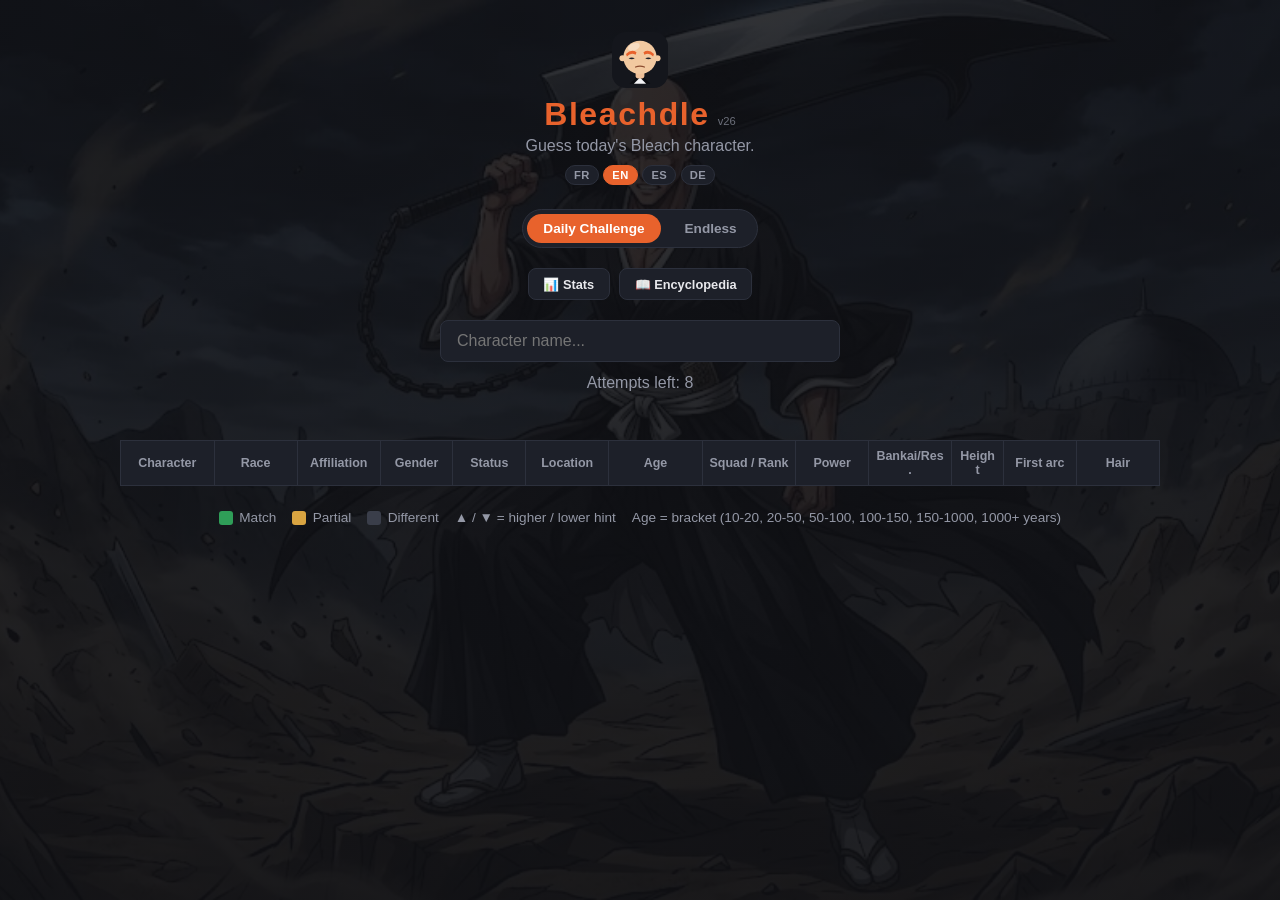
<file: index.html>
<!DOCTYPE html>
<html lang="fr">
<head>
  <meta charset="UTF-8" />
  <meta name="viewport" content="width=device-width, initial-scale=1.0" />
  <title>Bleachdle</title>
  <link rel="icon" type="image/svg+xml" href="favicon.svg" />
  <link rel="stylesheet" href="style.css" />
</head>
<body>
  <div id="victoryAnim" class="victory-anim" aria-hidden="true"></div>

  <header>
    <img src="favicon.svg" alt="" class="logo" width="56" height="56" />
    <div class="title-row">
      <h1>Bleachdle</h1>
      <span id="versionTag" class="version-tag"></span>
    </div>
    <p class="subtitle" id="subtitle">Devine le personnage Bleach du jour.</p>
    <div class="lang-switcher" id="langSwitcher">
      <button class="lang-btn" data-lang="fr" type="button">FR</button>
      <button class="lang-btn" data-lang="en" type="button">EN</button>
      <button class="lang-btn" data-lang="es" type="button">ES</button>
      <button class="lang-btn" data-lang="de" type="button">DE</button>
    </div>
  </header>

  <main>
    <div class="mode-toggle" role="tablist">
      <button id="dailyModeBtn" class="mode-btn active" type="button">Défi du jour</button>
      <button id="infiniteModeBtn" class="mode-btn" type="button">Illimité</button>
    </div>

    <div class="toolbar-row">
      <button id="statsToggleBtn" class="toolbar-btn" type="button">📊 Statistiques</button>
      <button id="encyclopediaBtn" class="toolbar-btn" type="button">📖 Encyclopédie</button>
    </div>

    <div class="search-box">
      <input
        id="guessInput"
        type="text"
        autocomplete="off"
        placeholder="Nom d'un personnage..."
      />
      <div id="suggestions" class="suggestions" hidden></div>
    </div>

    <div class="infinite-actions">
      <button id="newGameBtn" class="new-game-btn" type="button" hidden>Nouvelle partie</button>
      <button id="sessionModeBtn" class="new-game-btn" type="button" hidden>🎯 Mode Session</button>
    </div>

    <section id="sessionConfigPanel" class="session-config-panel" hidden>
      <h3 id="sessionConfigTitle">Configurer une session</h3>
      <div class="session-config-row">
        <span class="session-config-label" id="sessionCountLabel">Nombre de personnages</span>
        <div class="session-pill-group" id="sessionCountPills">
          <button class="session-pill" data-count="5" type="button">5</button>
          <button class="session-pill" data-count="10" type="button">10</button>
          <button class="session-pill" data-count="15" type="button">15</button>
          <button class="session-pill" data-count="20" type="button">20</button>
        </div>
      </div>
      <div class="session-config-row">
        <span class="session-config-label" id="sessionTimeLabel">Limite de temps</span>
        <div class="session-pill-group" id="sessionTimePills">
          <button class="session-pill" data-seconds="0" type="button" id="sessionTimeNoneBtn">Aucune</button>
          <button class="session-pill" data-seconds="60" type="button">1 min</button>
          <button class="session-pill" data-seconds="120" type="button">2 min</button>
          <button class="session-pill" data-seconds="180" type="button">3 min</button>
          <button class="session-pill" data-seconds="300" type="button">5 min</button>
        </div>
      </div>
      <div class="session-config-actions">
        <button id="sessionStartBtn" class="new-game-btn" type="button">Démarrer la session</button>
        <button id="sessionCancelBtn" class="toolbar-btn" type="button">Annuler</button>
      </div>
    </section>

    <div id="sessionProgress" class="session-progress" hidden>
      <span id="sessionProgressText"></span>
      <span id="sessionScoreText"></span>
      <span id="sessionTimerText" hidden></span>
      <button id="sessionQuitBtn" class="session-quit-btn" type="button">✕</button>
    </div>

    <button id="sessionContinueBtn" class="new-game-btn" type="button" hidden>Continuer →</button>

    <p id="attemptsLeft" class="attempts"></p>
    <p id="message" class="message"></p>

    <button id="shareBtn" class="share-btn" type="button" hidden>📋 Partager mon résultat</button>
    <p id="shareFeedback" class="share-feedback" hidden>Copié dans le presse-papier !</p>

    <section id="sessionResultsPanel" class="session-results-panel" hidden>
      <h3 id="sessionResultsTitle">Session terminée</h3>
      <p id="sessionResultsTimeoutNote" class="session-timeout-note" hidden>Temps écoulé !</p>
      <div class="session-results-summary">
        <span id="sessionResultsFound" class="session-results-stat"></span>
        <span id="sessionResultsScore" class="session-results-stat"></span>
      </div>
      <div id="sessionResultsGrid" class="session-results-grid"></div>
      <div class="session-results-actions">
        <button id="sessionShareBtn" class="share-btn" type="button">📋 Partager la session</button>
        <button id="sessionRestartBtn" class="new-game-btn" type="button">Nouvelle session</button>
      </div>
    </section>

    <section id="statsPanel" class="stats-panel" hidden>
      <h2 class="stats-title" id="statsTitle">Statistiques</h2>
      <p class="stats-note" id="statsNote" hidden></p>
      <div class="stats-grid">
        <div class="stat-tile">
          <span class="stat-value" id="statPlayed">0</span>
          <span class="stat-label" id="statPlayedLabel">Parties</span>
        </div>
        <div class="stat-tile">
          <span class="stat-value" id="statWinRate">0%</span>
          <span class="stat-label" id="statWinRateLabel">Victoires</span>
        </div>
        <div class="stat-tile">
          <span class="stat-value" id="statStreak">0</span>
          <span class="stat-label" id="statStreakLabel">Série actuelle</span>
        </div>
        <div class="stat-tile">
          <span class="stat-value" id="statMaxStreak">0</span>
          <span class="stat-label" id="statMaxStreakLabel">Meilleure série</span>
        </div>
      </div>
      <h3 class="dist-title" id="distributionTitle">Répartition des essais</h3>
      <div id="distribution" class="distribution"></div>
    </section>

    <div class="table-wrapper">
      <table>
        <thead>
          <tr id="headerRow"></tr>
        </thead>
        <tbody id="resultsBody"></tbody>
      </table>
    </div>

    <section class="legend">
      <span class="legend-item"><span class="swatch correct"></span> <span id="legendCorrect">Identique</span></span>
      <span class="legend-item"><span class="swatch partial"></span> <span id="legendPartial">Partiel</span></span>
      <span class="legend-item"><span class="swatch incorrect"></span> <span id="legendIncorrect">Différent</span></span>
      <span class="legend-item" id="legendArrow">▲ / ▼ = indice plus haut / plus bas</span>
      <span class="legend-item" id="legendAge">Âge = tranche (10-20, 20-50, 50-100, 100-150, 150-1000, 1000+ ans)</span>
    </section>
  </main>

  <div id="encyclopediaModal" class="modal-overlay" hidden>
    <div class="modal-panel" role="dialog" aria-modal="true" aria-labelledby="encyclopediaTitle">
      <div class="modal-header">
        <h2 id="encyclopediaTitle">Encyclopédie</h2>
        <button id="encyclopediaCloseBtn" class="modal-close-btn" type="button" aria-label="Fermer">✕</button>
      </div>
      <div class="modal-controls">
        <input id="encyclopediaSearch" type="text" placeholder="Rechercher un personnage..." autocomplete="off" />
        <span id="encyclopediaCount" class="encyclopedia-count"></span>
      </div>
      <div class="modal-table-wrapper">
        <table class="encyclopedia-table">
          <thead>
            <tr id="encyclopediaHeaderRow"></tr>
          </thead>
          <tbody id="encyclopediaBody"></tbody>
        </table>
      </div>
    </div>
  </div>

  <script src="version.js"></script>
  <script src="i18n.js"></script>
  <script src="characters.js"></script>
  <script src="game.js"></script>
</body>
</html>
</file>
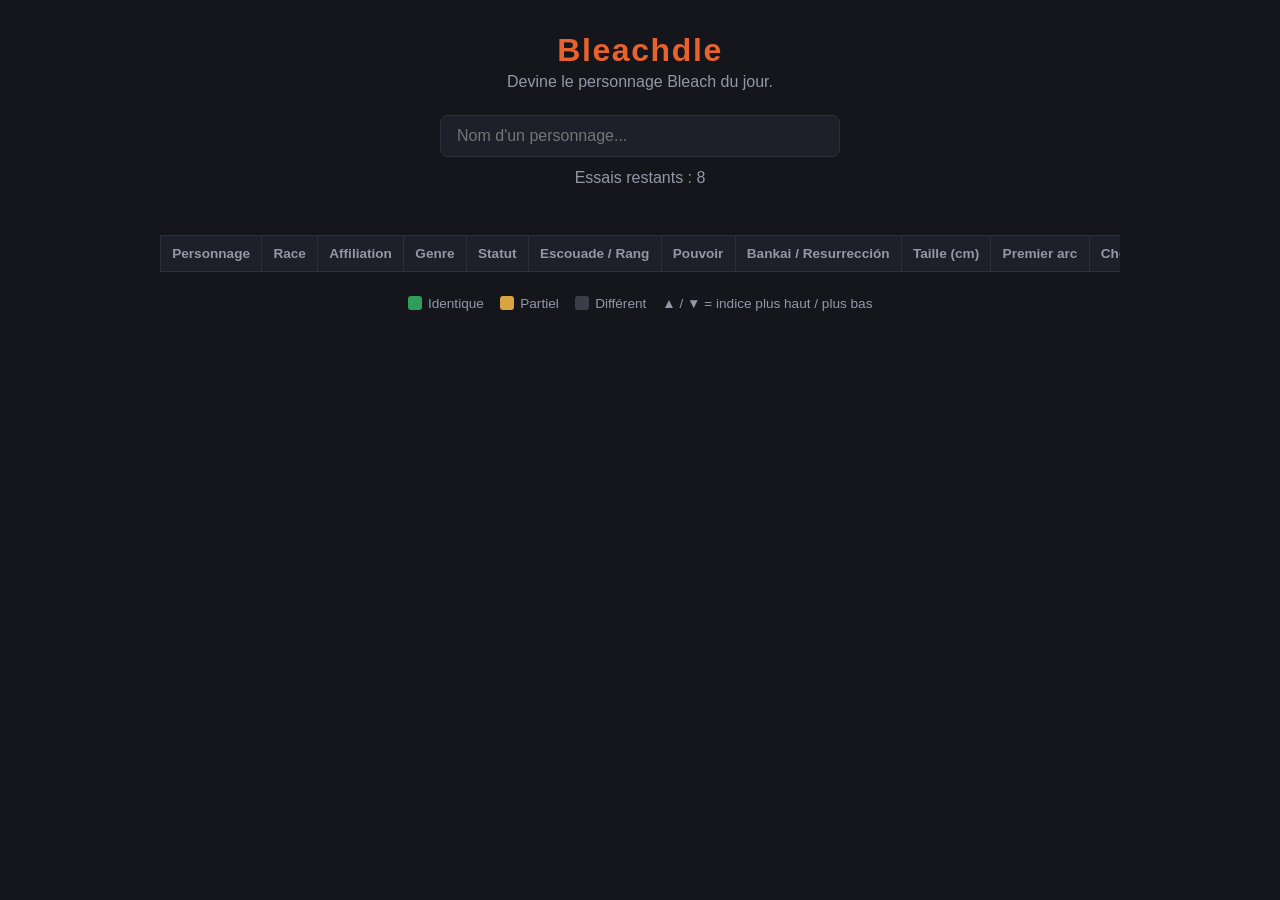
<file: bleachdle/index.html>
<!DOCTYPE html>
<html lang="fr">
<head>
  <meta charset="UTF-8" />
  <meta name="viewport" content="width=device-width, initial-scale=1.0" />
  <title>Bleachdle</title>
  <link rel="stylesheet" href="style.css" />
</head>
<body>
  <header>
    <h1>Bleachdle</h1>
    <p class="subtitle">Devine le personnage Bleach du jour.</p>
  </header>

  <main>
    <div class="search-box">
      <input
        id="guessInput"
        type="text"
        autocomplete="off"
        placeholder="Nom d'un personnage..."
      />
      <div id="suggestions" class="suggestions" hidden></div>
    </div>

    <p id="attemptsLeft" class="attempts"></p>
    <p id="message" class="message"></p>

    <div class="table-wrapper">
      <table>
        <thead>
          <tr id="headerRow"></tr>
        </thead>
        <tbody id="resultsBody"></tbody>
      </table>
    </div>

    <section class="legend">
      <span class="legend-item"><span class="swatch correct"></span> Identique</span>
      <span class="legend-item"><span class="swatch partial"></span> Partiel</span>
      <span class="legend-item"><span class="swatch incorrect"></span> Différent</span>
      <span class="legend-item">▲ / ▼ = indice plus haut / plus bas</span>
    </section>
  </main>

  <script src="characters.js"></script>
  <script src="game.js"></script>
</body>
</html>
</file>
<file: style.css>
:root {
  --bg: #14161c;
  --panel: #1d2029;
  --border: #2c303c;
  --text: #e8e8ec;
  --muted: #9498a6;
  --accent: #e8622c;
  --correct: #2f9e58;
  --partial: #d9a441;
  --incorrect: #3a3e4a;
}

* {
  box-sizing: border-box;
}

body {
  margin: 0;
  min-height: 100vh;
  background-color: var(--bg);
  background-image: linear-gradient(rgba(15, 16, 20, 0.86), rgba(15, 16, 20, 0.93)), url("background.webp");
  background-size: cover;
  background-position: top center;
  background-repeat: no-repeat;
  color: var(--text);
  font-family: "Segoe UI", Roboto, Helvetica, Arial, sans-serif;
  display: flex;
  flex-direction: column;
  align-items: center;
  padding: 2rem 1rem 3rem;
}

header {
  text-align: center;
  margin-bottom: 1.5rem;
  display: flex;
  flex-direction: column;
  align-items: center;
}

.logo {
  border-radius: 14px;
  margin-bottom: 0.5rem;
}

h1 {
  margin: 0;
  color: var(--accent);
  letter-spacing: 0.05em;
}

.title-row {
  display: flex;
  align-items: baseline;
  gap: 0.5rem;
}

.subtitle {
  color: var(--muted);
  margin: 0.25rem 0 0;
}

.lang-switcher {
  display: flex;
  gap: 0.3rem;
  margin-top: 0.6rem;
}

.lang-btn {
  border: 1px solid var(--border);
  background: var(--panel);
  color: var(--muted);
  font-size: 0.7rem;
  font-weight: 700;
  letter-spacing: 0.03em;
  padding: 0.2rem 0.5rem;
  border-radius: 999px;
  cursor: pointer;
}

.lang-btn:hover {
  border-color: var(--accent);
  color: var(--text);
}

.lang-btn.active {
  background: var(--accent);
  border-color: var(--accent);
  color: #fff;
}

main {
  width: 100%;
  max-width: 1040px;
  display: flex;
  flex-direction: column;
  align-items: center;
}

.mode-toggle {
  display: flex;
  gap: 0.5rem;
  background: var(--panel);
  border: 1px solid var(--border);
  border-radius: 999px;
  padding: 0.25rem;
  margin-bottom: 1.25rem;
}

.mode-btn {
  border: none;
  background: transparent;
  color: var(--muted);
  font-size: 0.85rem;
  font-weight: 600;
  padding: 0.45rem 1rem;
  border-radius: 999px;
  cursor: pointer;
}

.mode-btn.active {
  background: var(--accent);
  color: #fff;
}

.new-game-btn {
  margin-top: 0.75rem;
  border: 1px solid var(--accent);
  background: transparent;
  color: var(--accent);
  font-size: 0.85rem;
  font-weight: 600;
  padding: 0.5rem 1.2rem;
  border-radius: 8px;
  cursor: pointer;
}

.new-game-btn:hover {
  background: var(--accent);
  color: #fff;
}

.toolbar-row {
  display: flex;
  gap: 0.6rem;
  margin-bottom: 1.25rem;
  flex-wrap: wrap;
  justify-content: center;
}

.toolbar-btn {
  border: 1px solid var(--border);
  background: var(--panel);
  color: var(--text);
  font-size: 0.8rem;
  font-weight: 600;
  padding: 0.45rem 0.9rem;
  border-radius: 8px;
  cursor: pointer;
}

.toolbar-btn:hover:not(:disabled) {
  border-color: var(--accent);
}

.toolbar-btn.active {
  background: var(--accent);
  border-color: var(--accent);
  color: #fff;
}

.toolbar-btn:disabled {
  opacity: 0.4;
  cursor: not-allowed;
}

.share-btn {
  margin-top: 0.75rem;
  border: 1px solid var(--correct);
  background: transparent;
  color: var(--correct);
  font-size: 0.85rem;
  font-weight: 600;
  padding: 0.5rem 1.2rem;
  border-radius: 8px;
  cursor: pointer;
}

.share-btn:hover {
  background: var(--correct);
  color: #fff;
}

.share-feedback {
  margin: 0.4rem 0 0;
  font-size: 0.8rem;
  color: var(--correct);
}

.infinite-actions {
  display: flex;
  gap: 0.6rem;
  flex-wrap: wrap;
  justify-content: center;
}

.session-config-panel {
  width: 100%;
  max-width: 420px;
  background: var(--panel);
  border: 1px solid var(--border);
  border-radius: 10px;
  padding: 1rem 1.25rem 1.25rem;
  margin: 0.75rem 0 1.5rem;
}

.session-config-panel h3 {
  margin: 0 0 1rem;
  font-size: 0.95rem;
  text-align: center;
  color: var(--text);
}

.session-config-row {
  margin-bottom: 0.9rem;
}

.session-config-label {
  display: block;
  font-size: 0.75rem;
  color: var(--muted);
  margin-bottom: 0.4rem;
  text-align: center;
}

.session-pill-group {
  display: flex;
  gap: 0.4rem;
  flex-wrap: wrap;
  justify-content: center;
}

.session-pill {
  border: 1px solid var(--border);
  background: var(--bg);
  color: var(--text);
  font-size: 0.8rem;
  font-weight: 600;
  padding: 0.4rem 0.85rem;
  border-radius: 999px;
  cursor: pointer;
}

.session-pill:hover {
  border-color: var(--accent);
}

.session-pill.active {
  background: var(--accent);
  border-color: var(--accent);
  color: #fff;
}

.session-config-actions {
  display: flex;
  gap: 0.6rem;
  justify-content: center;
  margin-top: 1rem;
}

.session-progress {
  display: flex;
  align-items: center;
  gap: 1rem;
  background: var(--panel);
  border: 1px solid var(--border);
  border-radius: 999px;
  padding: 0.5rem 1rem;
  margin-top: 0.75rem;
  font-size: 0.8rem;
  color: var(--text);
  flex-wrap: wrap;
  justify-content: center;
}

.session-progress[hidden] {
  display: none;
}

.session-quit-btn {
  border: none;
  background: transparent;
  color: var(--muted);
  font-size: 0.85rem;
  cursor: pointer;
  padding: 0.1rem 0.35rem;
  line-height: 1;
}

.session-quit-btn:hover {
  color: #e05c5c;
}

.session-results-panel {
  width: 100%;
  max-width: 420px;
  background: var(--panel);
  border: 1px solid var(--border);
  border-radius: 10px;
  padding: 1rem 1.25rem 1.25rem;
  margin: 0.75rem 0 1.5rem;
  text-align: center;
}

.session-results-panel h3 {
  margin: 0 0 0.5rem;
  font-size: 1rem;
  color: var(--accent);
}

.session-timeout-note {
  margin: 0 0 0.5rem;
  font-size: 0.8rem;
  color: #e05c5c;
  font-weight: 600;
}

.session-results-summary {
  display: flex;
  gap: 1.5rem;
  justify-content: center;
  margin-bottom: 0.9rem;
  font-size: 0.95rem;
  font-weight: 700;
  color: var(--text);
}

.session-results-grid {
  display: flex;
  flex-wrap: wrap;
  gap: 0.3rem;
  justify-content: center;
  margin-bottom: 1rem;
}

.session-round-badge {
  width: 1.6rem;
  height: 1.6rem;
  border-radius: 5px;
  display: flex;
  align-items: center;
  justify-content: center;
  font-size: 0.85rem;
}

.session-round-badge.won {
  background: var(--correct);
}

.session-round-badge.lost {
  background: var(--incorrect);
}

.session-results-actions {
  display: flex;
  gap: 0.6rem;
  justify-content: center;
  flex-wrap: wrap;
}

.search-box {
  position: relative;
  width: 100%;
  max-width: 400px;
}

#guessInput {
  width: 100%;
  padding: 0.7rem 1rem;
  font-size: 1rem;
  border-radius: 8px;
  border: 1px solid var(--border);
  background: var(--panel);
  color: var(--text);
}

#guessInput:disabled {
  opacity: 0.5;
}

.suggestions {
  position: absolute;
  top: calc(100% + 4px);
  left: 0;
  right: 0;
  background: var(--panel);
  border: 1px solid var(--border);
  border-radius: 8px;
  overflow: hidden;
  z-index: 10;
}

.suggestion {
  padding: 0.5rem 1rem;
  cursor: pointer;
}

.suggestion:hover,
.suggestion.active {
  background: var(--accent);
  color: #fff;
}

.attempts {
  color: var(--muted);
  margin: 0.75rem 0 0;
}

.message {
  min-height: 1.5rem;
  font-weight: 600;
  margin: 0.5rem 0 1rem;
}

.message.win {
  color: var(--correct);
  animation: winPulse 0.6s ease;
}

@keyframes winPulse {
  0% { transform: scale(1); }
  45% { transform: scale(1.18); }
  100% { transform: scale(1); }
}

.message.lose {
  color: #e05c5c;
}

.victory-anim {
  position: fixed;
  inset: 0;
  overflow: hidden;
  pointer-events: none;
  z-index: 50;
}

.victory-particle {
  position: absolute;
  top: -10%;
  animation-name: victoryFall;
  animation-timing-function: ease-in;
  animation-fill-mode: forwards;
}

@keyframes victoryFall {
  from {
    transform: translateY(0) rotate(0deg);
    opacity: 1;
  }
  to {
    transform: translateY(115vh) rotate(360deg);
    opacity: 0;
  }
}

.stats-panel {
  width: 100%;
  max-width: 420px;
  background: var(--panel);
  border: 1px solid var(--border);
  border-radius: 10px;
  padding: 1rem 1.25rem 1.25rem;
  margin: 0.5rem 0 1.5rem;
}

.stats-title {
  margin: 0 0 0.75rem;
  font-size: 0.95rem;
  text-align: center;
  color: var(--text);
}

.stats-note {
  margin: -0.35rem 0 0.75rem;
  font-size: 0.7rem;
  text-align: center;
  color: var(--muted);
  font-style: italic;
}

.stats-grid {
  display: grid;
  grid-template-columns: repeat(4, 1fr);
  gap: 0.5rem;
  margin-bottom: 1rem;
}

.stat-tile {
  display: flex;
  flex-direction: column;
  align-items: center;
}

.stat-value {
  font-size: 1.4rem;
  font-weight: 700;
  color: var(--accent);
}

.stat-label {
  font-size: 0.68rem;
  color: var(--muted);
  text-align: center;
}

.dist-title {
  margin: 0 0 0.5rem;
  font-size: 0.8rem;
  color: var(--muted);
  text-align: center;
  font-weight: 600;
}

.distribution {
  display: flex;
  flex-direction: column;
  gap: 0.3rem;
}

.dist-row {
  display: flex;
  align-items: center;
  gap: 0.5rem;
}

.dist-label {
  width: 1rem;
  flex-shrink: 0;
  font-size: 0.75rem;
  color: var(--muted);
  text-align: right;
}

.dist-bar-wrap {
  flex: 1;
  background: var(--bg);
  border-radius: 4px;
  overflow: hidden;
}

.dist-bar {
  min-width: 1.4rem;
  background: var(--muted);
  color: var(--bg);
  font-size: 0.7rem;
  font-weight: 600;
  text-align: right;
  padding: 0.15rem 0.4rem;
  border-radius: 4px;
  white-space: nowrap;
}

.dist-bar.current {
  background: var(--correct);
  color: #fff;
}

.table-wrapper {
  width: 100%;
}

.table-wrapper table {
  border-collapse: collapse;
  table-layout: fixed;
  width: 100%;
}

th,
td {
  border: 1px solid var(--border);
  padding: 0.5rem 0.4rem;
  text-align: center;
  font-size: 0.78rem;
  white-space: normal;
  overflow-wrap: break-word;
}

@media (min-width: 1080px) {
  .table-wrapper th:nth-child(1), .table-wrapper td:nth-child(1) { width: 9%; }
  .table-wrapper th:nth-child(2), .table-wrapper td:nth-child(2) { width: 8%; }
  .table-wrapper th:nth-child(3), .table-wrapper td:nth-child(3) { width: 8%; }
  .table-wrapper th:nth-child(4), .table-wrapper td:nth-child(4) { width: 7%; }
  .table-wrapper th:nth-child(5), .table-wrapper td:nth-child(5) { width: 7%; }
  .table-wrapper th:nth-child(6), .table-wrapper td:nth-child(6) { width: 8%; }
  .table-wrapper th:nth-child(7), .table-wrapper td:nth-child(7) { width: 9%; }
  .table-wrapper th:nth-child(8), .table-wrapper td:nth-child(8) { width: 9%; }
  .table-wrapper th:nth-child(9), .table-wrapper td:nth-child(9) { width: 7%; }
  .table-wrapper th:nth-child(10), .table-wrapper td:nth-child(10) { width: 8%; }
  .table-wrapper th:nth-child(11), .table-wrapper td:nth-child(11) { width: 5%; }
  .table-wrapper th:nth-child(12), .table-wrapper td:nth-child(12) { width: 7%; }
  .table-wrapper th:nth-child(13), .table-wrapper td:nth-child(13) { width: 8%; }
}

@media (max-width: 1079px) {
  .table-wrapper thead {
    display: none;
  }

  .table-wrapper {
    max-width: 560px;
    margin: 0 auto;
  }

  .table-wrapper table,
  .table-wrapper tbody,
  .table-wrapper tr,
  .table-wrapper td {
    display: block;
    width: 100%;
  }

  .table-wrapper tr {
    margin-bottom: 0.75rem;
    border: 1px solid var(--border);
    border-radius: 8px;
    overflow: hidden;
  }

  .table-wrapper td {
    display: flex;
    justify-content: space-between;
    align-items: center;
    text-align: right;
    padding: 0.5rem 0.75rem;
    font-size: 0.85rem;
  }

  .table-wrapper td.cell::before {
    content: attr(data-label);
    font-weight: 600;
    color: inherit;
    opacity: 0.8;
    text-align: left;
    margin-right: 0.75rem;
    flex-shrink: 0;
  }

  .table-wrapper .value-wrap {
    display: flex;
    align-items: center;
    gap: 0.4rem;
  }

  .table-wrapper .name-cell {
    justify-content: center;
    font-size: 1rem;
  }
}

th {
  background: var(--panel);
  color: var(--muted);
  font-weight: 600;
}

.name-cell {
  font-weight: 600;
  background: var(--panel);
}

.cell {
  color: #14161c;
}

.cell.correct {
  background: var(--correct);
  color: #fff;
}

.cell.partial {
  background: var(--partial);
  color: #14161c;
}

.cell.incorrect {
  background: var(--incorrect);
  color: var(--text);
}

.arrow {
  display: block;
  font-size: 0.75rem;
  opacity: 0.85;
}

.legend {
  margin-top: 1.5rem;
  display: flex;
  flex-wrap: wrap;
  gap: 1rem;
  justify-content: center;
  color: var(--muted);
  font-size: 0.85rem;
}

.legend-item {
  display: flex;
  align-items: center;
  gap: 0.4rem;
}

.swatch {
  display: inline-block;
  width: 14px;
  height: 14px;
  border-radius: 3px;
}

.swatch.correct {
  background: var(--correct);
}

.swatch.partial {
  background: var(--partial);
}

.swatch.incorrect {
  background: var(--incorrect);
}

.version-tag {
  color: var(--muted);
  font-size: 0.7rem;
  opacity: 0.7;
}

.modal-overlay {
  position: fixed;
  inset: 0;
  background: rgba(10, 11, 14, 0.75);
  display: flex;
  align-items: center;
  justify-content: center;
  padding: 1.5rem;
  z-index: 100;
}

.modal-overlay[hidden] {
  display: none;
}

.modal-panel {
  background: var(--panel);
  border: 1px solid var(--border);
  border-radius: 12px;
  width: 100%;
  max-width: 1100px;
  max-height: 85vh;
  display: flex;
  flex-direction: column;
  overflow: hidden;
}

.modal-header {
  display: flex;
  align-items: center;
  justify-content: space-between;
  padding: 1rem 1.25rem;
  border-bottom: 1px solid var(--border);
}

.modal-header h2 {
  margin: 0;
  color: var(--accent);
  font-size: 1.1rem;
}

.modal-close-btn {
  border: none;
  background: transparent;
  color: var(--muted);
  font-size: 1.1rem;
  cursor: pointer;
  line-height: 1;
  padding: 0.25rem 0.5rem;
}

.modal-close-btn:hover {
  color: var(--text);
}

.modal-controls {
  display: flex;
  align-items: center;
  gap: 0.75rem;
  padding: 0.9rem 1.25rem;
  border-bottom: 1px solid var(--border);
}

#encyclopediaSearch {
  flex: 1;
  padding: 0.55rem 0.9rem;
  font-size: 0.9rem;
  border-radius: 8px;
  border: 1px solid var(--border);
  background: var(--bg);
  color: var(--text);
}

.encyclopedia-count {
  color: var(--muted);
  font-size: 0.78rem;
  white-space: nowrap;
}

.modal-table-wrapper {
  overflow: auto;
  padding: 0 1.25rem 1.25rem;
}

.encyclopedia-table {
  border-collapse: collapse;
  width: 100%;
  min-width: 900px;
}

.encyclopedia-table th,
.encyclopedia-table td {
  border: 1px solid var(--border);
  padding: 0.5rem 0.6rem;
  text-align: left;
  font-size: 0.78rem;
  white-space: nowrap;
}

.encyclopedia-table thead th {
  position: sticky;
  top: 0;
  background: var(--panel);
  color: var(--muted);
  font-weight: 600;
  cursor: pointer;
  user-select: none;
}

.encyclopedia-table thead th:hover {
  color: var(--text);
}

.encyclopedia-table tbody tr:nth-child(even) {
  background: rgba(255, 255, 255, 0.02);
}

.sort-arrow {
  color: var(--accent);
}
</file>
<file: bleachdle/style.css>
:root {
  --bg: #14161c;
  --panel: #1d2029;
  --border: #2c303c;
  --text: #e8e8ec;
  --muted: #9498a6;
  --accent: #e8622c;
  --correct: #2f9e58;
  --partial: #d9a441;
  --incorrect: #3a3e4a;
}

* {
  box-sizing: border-box;
}

body {
  margin: 0;
  min-height: 100vh;
  background: var(--bg);
  color: var(--text);
  font-family: "Segoe UI", Roboto, Helvetica, Arial, sans-serif;
  display: flex;
  flex-direction: column;
  align-items: center;
  padding: 2rem 1rem 3rem;
}

header {
  text-align: center;
  margin-bottom: 1.5rem;
}

h1 {
  margin: 0;
  color: var(--accent);
  letter-spacing: 0.05em;
}

.subtitle {
  color: var(--muted);
  margin: 0.25rem 0 0;
}

main {
  width: 100%;
  max-width: 960px;
  display: flex;
  flex-direction: column;
  align-items: center;
}

.search-box {
  position: relative;
  width: 100%;
  max-width: 400px;
}

#guessInput {
  width: 100%;
  padding: 0.7rem 1rem;
  font-size: 1rem;
  border-radius: 8px;
  border: 1px solid var(--border);
  background: var(--panel);
  color: var(--text);
}

#guessInput:disabled {
  opacity: 0.5;
}

.suggestions {
  position: absolute;
  top: calc(100% + 4px);
  left: 0;
  right: 0;
  background: var(--panel);
  border: 1px solid var(--border);
  border-radius: 8px;
  overflow: hidden;
  z-index: 10;
}

.suggestion {
  padding: 0.5rem 1rem;
  cursor: pointer;
}

.suggestion:hover {
  background: var(--border);
}

.attempts {
  color: var(--muted);
  margin: 0.75rem 0 0;
}

.message {
  min-height: 1.5rem;
  font-weight: 600;
  margin: 0.5rem 0 1rem;
}

.message.win {
  color: var(--correct);
}

.message.lose {
  color: #e05c5c;
}

.table-wrapper {
  width: 100%;
  overflow-x: auto;
}

table {
  border-collapse: collapse;
  width: 100%;
  min-width: 720px;
}

th,
td {
  border: 1px solid var(--border);
  padding: 0.6rem 0.7rem;
  text-align: center;
  font-size: 0.85rem;
  white-space: nowrap;
}

th {
  background: var(--panel);
  color: var(--muted);
  font-weight: 600;
}

.name-cell {
  font-weight: 600;
  background: var(--panel);
}

.cell {
  color: #14161c;
}

.cell.correct {
  background: var(--correct);
  color: #fff;
}

.cell.partial {
  background: var(--partial);
  color: #14161c;
}

.cell.incorrect {
  background: var(--incorrect);
  color: var(--text);
}

.arrow {
  display: block;
  font-size: 0.75rem;
  opacity: 0.85;
}

.legend {
  margin-top: 1.5rem;
  display: flex;
  flex-wrap: wrap;
  gap: 1rem;
  justify-content: center;
  color: var(--muted);
  font-size: 0.85rem;
}

.legend-item {
  display: flex;
  align-items: center;
  gap: 0.4rem;
}

.swatch {
  display: inline-block;
  width: 14px;
  height: 14px;
  border-radius: 3px;
}

.swatch.correct {
  background: var(--correct);
}

.swatch.partial {
  background: var(--partial);
}

.swatch.incorrect {
  background: var(--incorrect);
}
</file>
